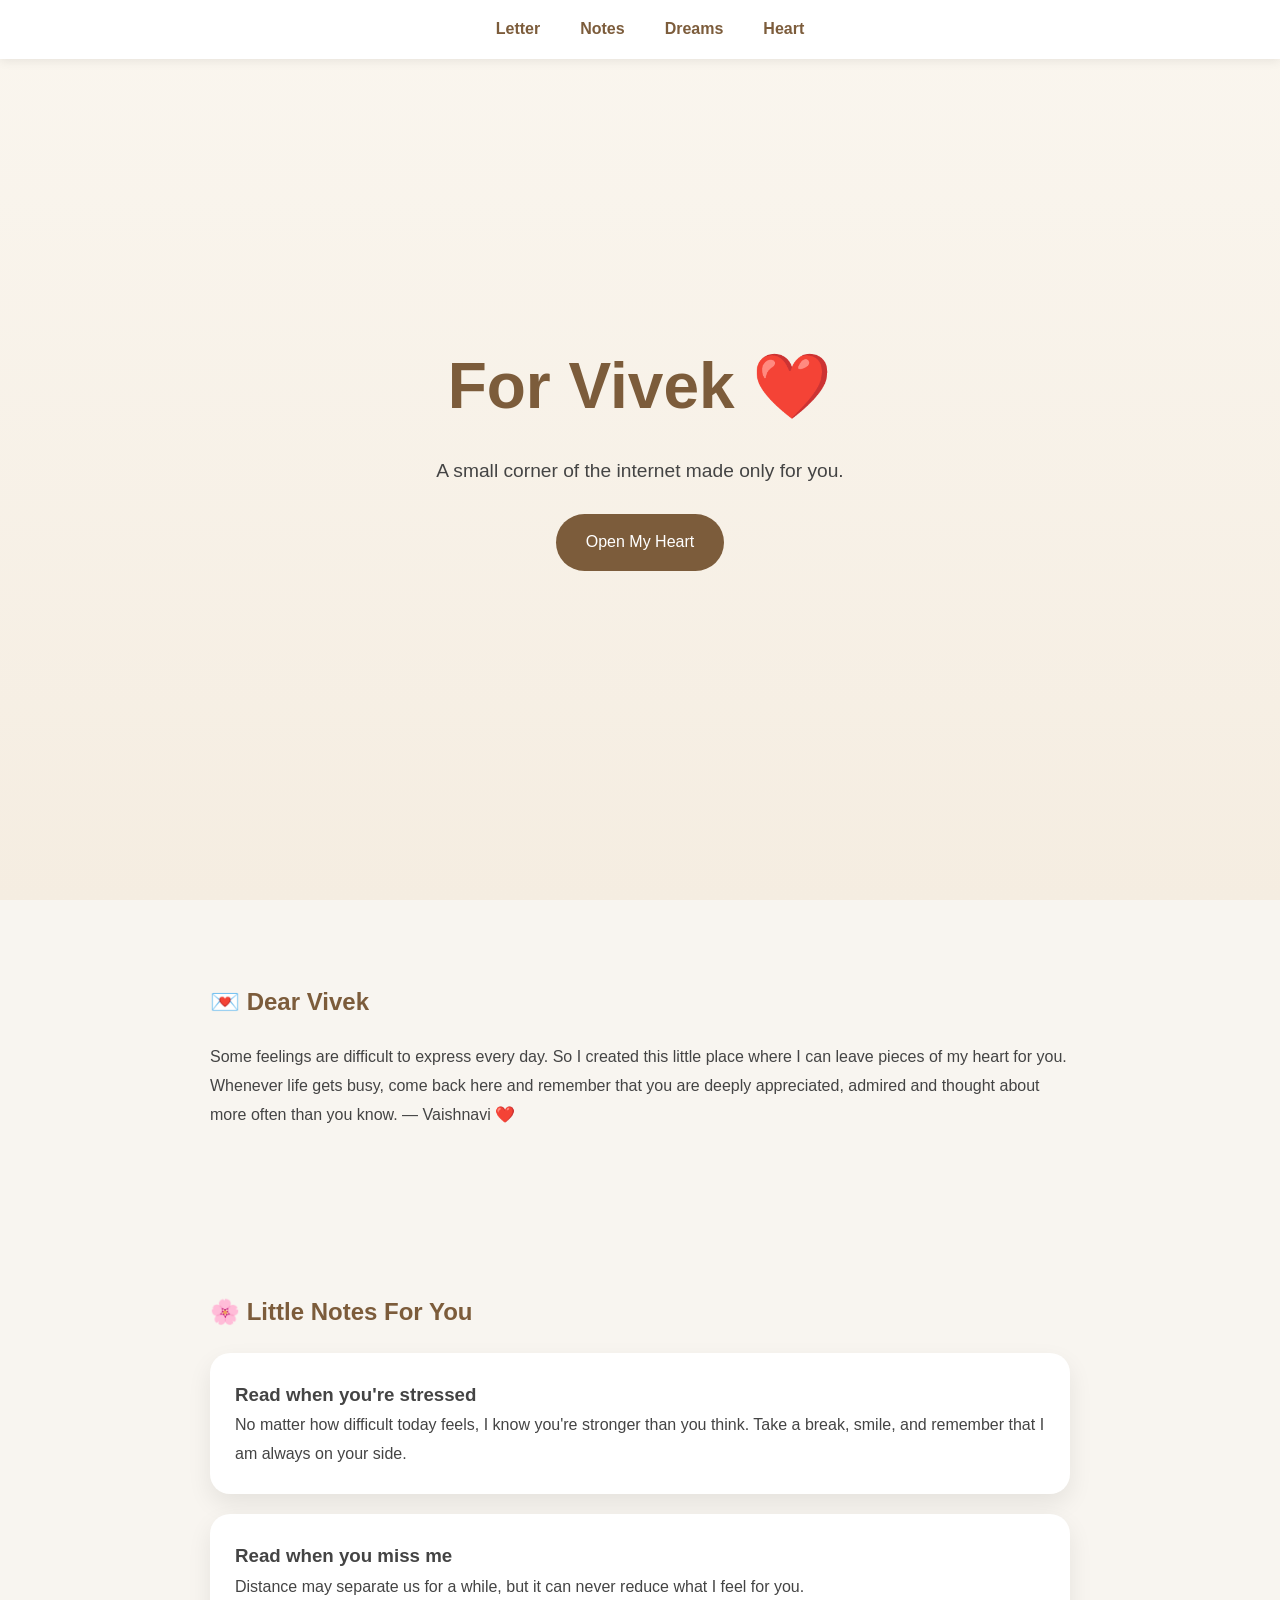
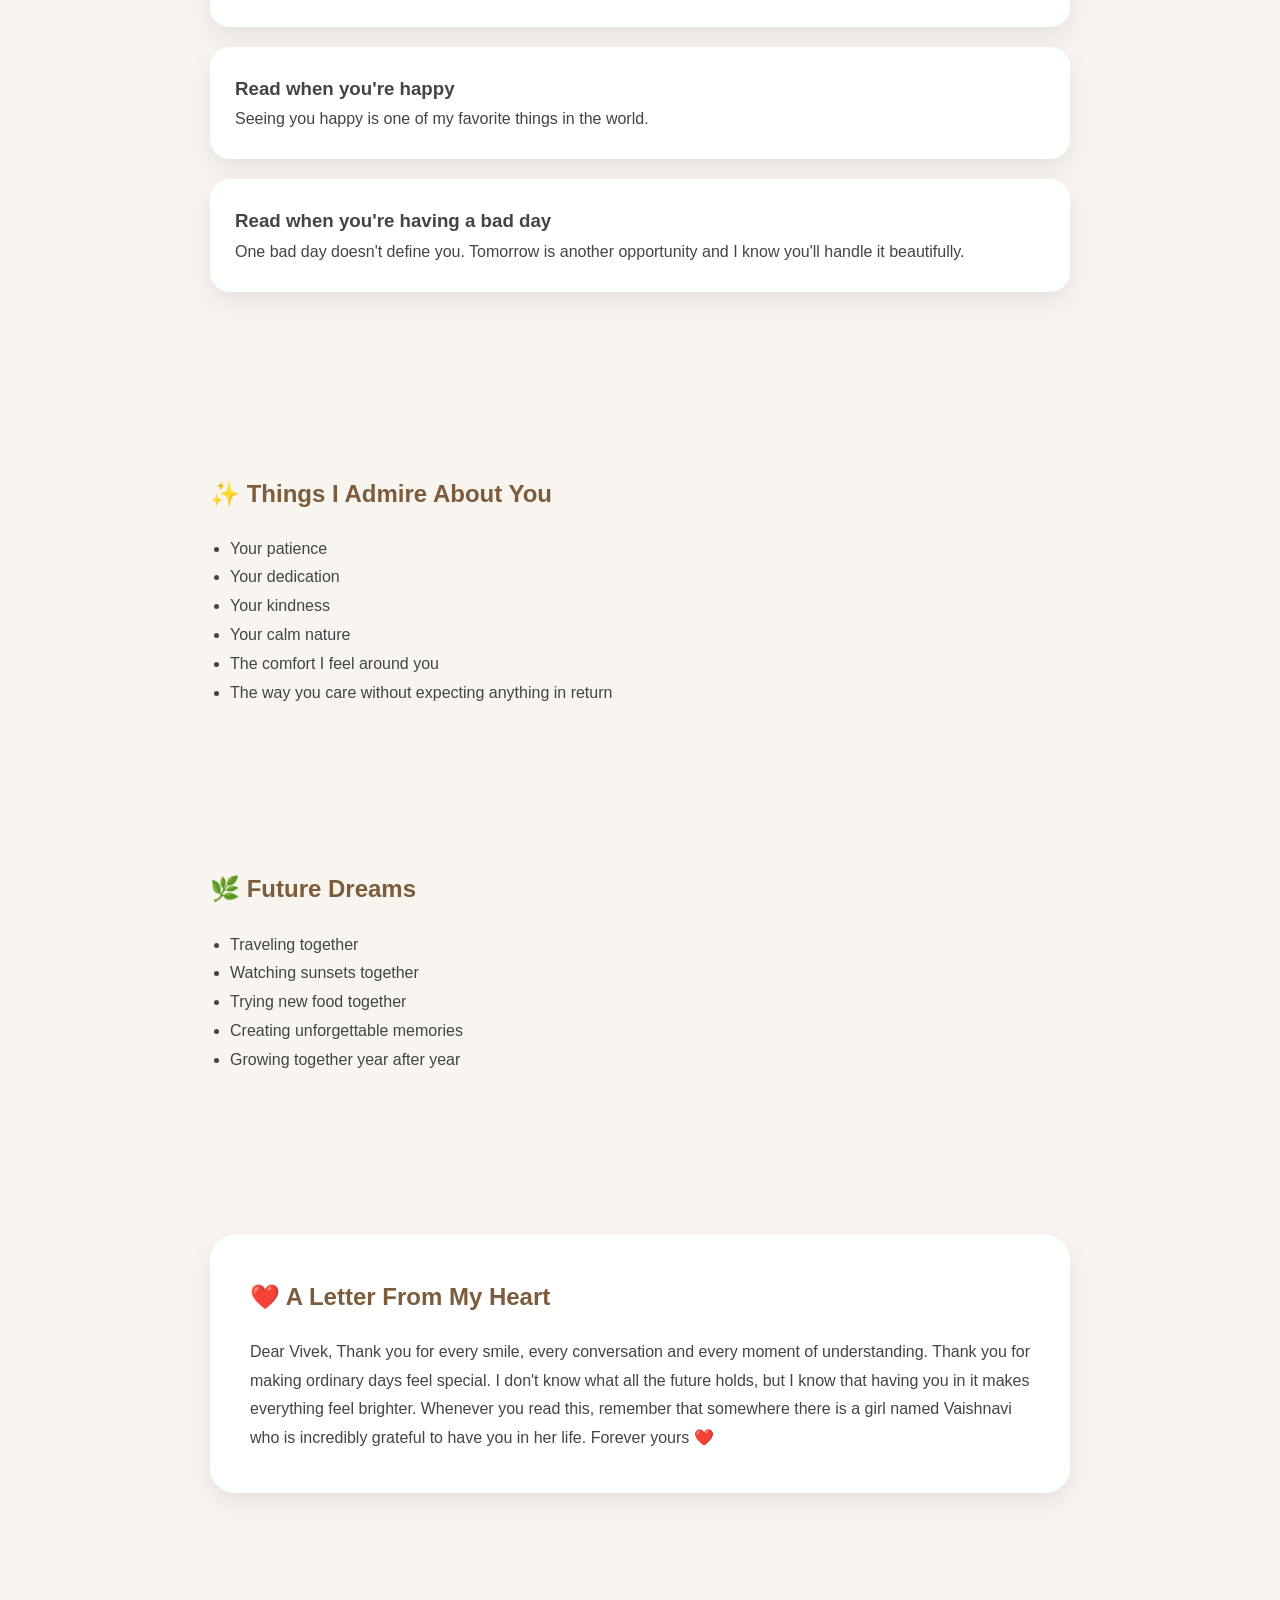
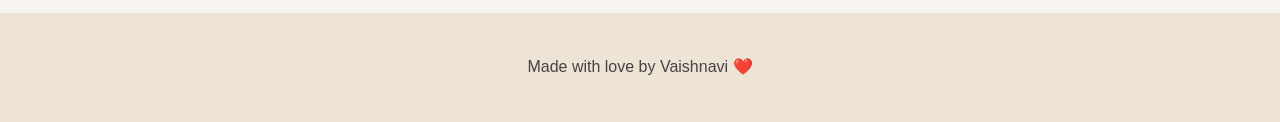
<file: backup-index.html>
<!DOCTYPE html>
<html lang="en">
<head>
<meta charset="UTF-8">
<meta name="viewport" content="width=device-width, initial-scale=1.0">

<title>For Vivek ❤️</title>

<style>

*{
margin:0;
padding:0;
box-sizing:border-box;
font-family:'Segoe UI',sans-serif;
}

html{
scroll-behavior:smooth;
}

body{
background:#f8f5f0;
color:#444;
line-height:1.8;
}

nav{
position:fixed;
top:0;
width:100%;
background:white;
padding:15px;
box-shadow:0 2px 10px rgba(0,0,0,0.08);
z-index:1000;
}

nav ul{
display:flex;
justify-content:center;
gap:40px;
list-style:none;
}

nav a{
text-decoration:none;
color:#7c5c3b;
font-weight:600;
}

.hero{
height:100vh;
display:flex;
flex-direction:column;
justify-content:center;
align-items:center;
text-align:center;
padding:20px;
background:linear-gradient(to bottom,#faf6ef,#f5ede1);
}

.hero h1{
font-size:4rem;
color:#7c5c3b;
margin-bottom:10px;
}

.subtitle{
font-size:1.2rem;
margin-bottom:25px;
}

.btn{
display:inline-block;
padding:14px 30px;
background:#7c5c3b;
color:white;
text-decoration:none;
border-radius:30px;
}

section{
max-width:900px;
margin:auto;
padding:80px 20px;
}

h2{
color:#7c5c3b;
margin-bottom:20px;
}

.card{
background:white;
padding:25px;
border-radius:20px;
margin-bottom:20px;
box-shadow:0 10px 25px rgba(0,0,0,0.08);
transition:0.3s;
}

.card:hover{
transform:translateY(-5px);
}

ul{
padding-left:20px;
}

.final{
background:white;
padding:40px;
border-radius:25px;
box-shadow:0 10px 25px rgba(0,0,0,0.08);
}

footer{
text-align:center;
padding:40px;
background:#eee4d6;
margin-top:40px;
}

.fade{
animation:fadeIn 1.5s ease;
}

@keyframes fadeIn{
from{
opacity:0;
transform:translateY(20px);
}
to{
opacity:1;
transform:translateY(0);
}
}

</style>

</head>

<body>

<nav>
<ul>
<li><a href="#letter">Letter</a></li>
<li><a href="#notes">Notes</a></li>
<li><a href="#future">Dreams</a></li>
<li><a href="#heart">Heart</a></li>
</ul>
</nav>

<div class="hero fade">

<h1>For Vivek ❤️</h1>

<p class="subtitle">
A small corner of the internet made only for you.
</p>

<a href="#letter" class="btn">
Open My Heart
</a>

</div>

<section id="letter" class="fade">

<h2>💌 Dear Vivek</h2>

<p>
Some feelings are difficult to express every day.

So I created this little place where I can leave pieces of my heart for you.

Whenever life gets busy, come back here and remember that you are deeply appreciated, admired and thought about more often than you know.

— Vaishnavi ❤️
</p>

</section>

<section id="notes">

<h2>🌸 Little Notes For You</h2>

<div class="card">
<h3>Read when you're stressed</h3>
<p>
No matter how difficult today feels, I know you're stronger than you think.
Take a break, smile, and remember that I am always on your side.
</p>
</div>

<div class="card">
<h3>Read when you miss me</h3>
<p>
Distance may separate us for a while, but it can never reduce what I feel for you.
</p>
</div>

<div class="card">
<h3>Read when you're happy</h3>
<p>
Seeing you happy is one of my favorite things in the world.
</p>
</div>

<div class="card">
<h3>Read when you're having a bad day</h3>
<p>
One bad day doesn't define you.
Tomorrow is another opportunity and I know you'll handle it beautifully.
</p>
</div>

</section>

<section>

<h2>✨ Things I Admire About You</h2>

<ul>
<li>Your patience</li>
<li>Your dedication</li>
<li>Your kindness</li>
<li>Your calm nature</li>
<li>The comfort I feel around you</li>
<li>The way you care without expecting anything in return</li>
</ul>

</section>

<section id="future">

<h2>🌿 Future Dreams</h2>

<ul>
<li>Traveling together</li>
<li>Watching sunsets together</li>
<li>Trying new food together</li>
<li>Creating unforgettable memories</li>
<li>Growing together year after year</li>
</ul>

</section>

<section id="heart">

<div class="final">

<h2>❤️ A Letter From My Heart</h2>

<p>

Dear Vivek,

Thank you for every smile, every conversation and every moment of understanding.

Thank you for making ordinary days feel special.

I don't know what all the future holds, but I know that having you in it makes everything feel brighter.

Whenever you read this, remember that somewhere there is a girl named Vaishnavi who is incredibly grateful to have you in her life.

Forever yours ❤️

</p>

</div>

</section>

<footer>

Made with love by Vaishnavi ❤️

</footer>

</body>
</html>
</file>
